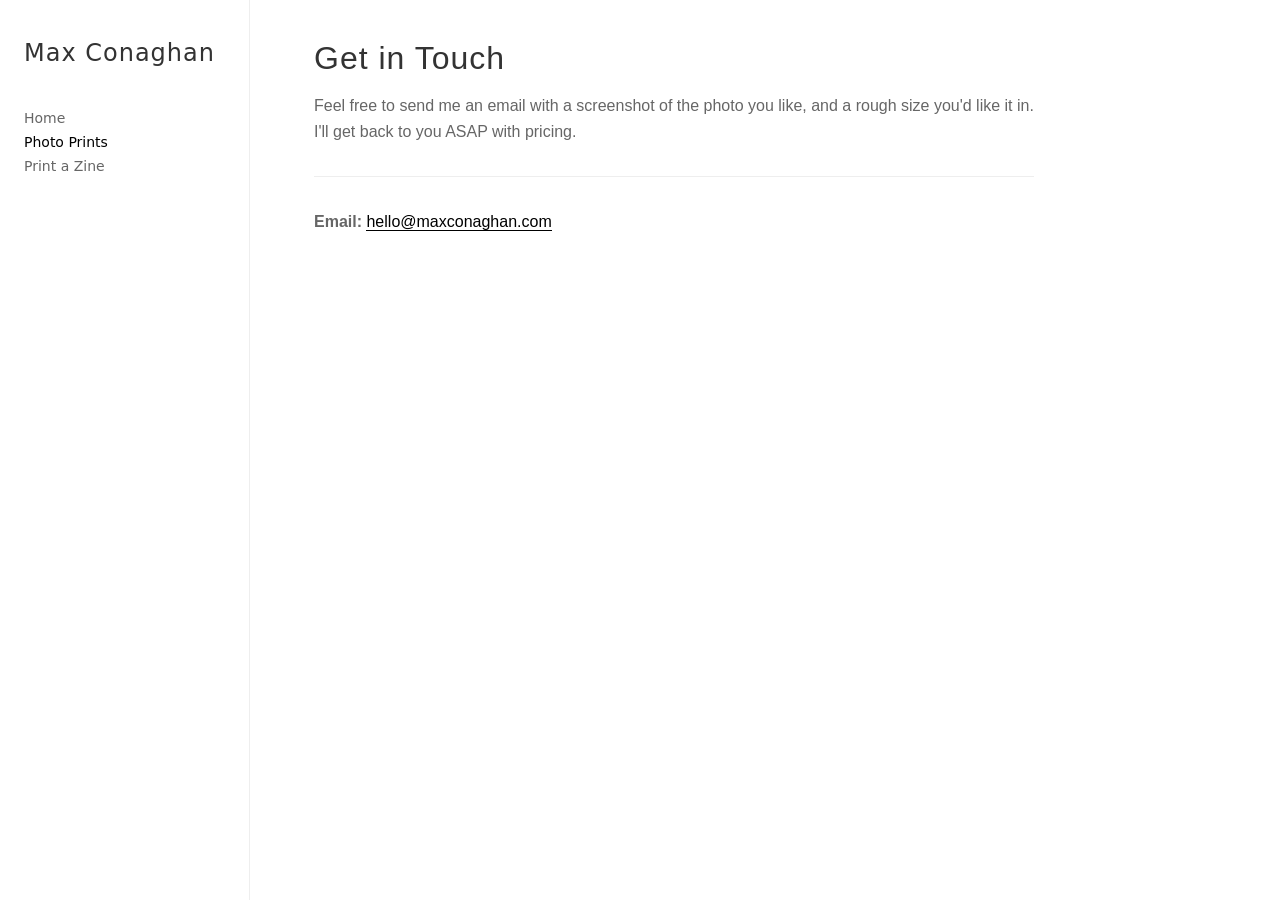
<file: contact.html>
<!DOCTYPE html>
<html lang="en">
<head>
    <link rel="icon" href="/favicon.svg" type="image/svg+xml">
    <meta charset="UTF-8">
    <meta name="viewport" content="width=device-width, initial-scale=1.0">
    <title>Prints - Max Conaghan</title>
    <link rel="stylesheet" href="styles.css">
</head>
<body>
    <div class="container">
        <!-- Sidebar/Header -->
        <header class="sidebar">
            <div class="header-content">
                <h1 class="name">Max Conaghan</h1>
                <button class="menu-toggle" id="menuToggle">☰</button>

                <!-- Navigation Menu moved directly under the title -->
                <nav class="menu" id="menu">
                    <ul>
                        <li><a href="index.html">Home</a></li>
                        <li><a href="contact.html" class="active">Photo Prints</a></li>
                        <li><a href="print-zine.html">Print a Zine</a></li>
                    </ul>
                </nav>
            </div>
        </header>

        <!-- Main Content -->
        <main class="content page-content">
            <h2>Get in Touch</h2>
            <p>Feel free to send me an email with a screenshot of the photo you like, and a rough size you'd like it in. I'll get back to you ASAP with pricing.</p>

            <div class="contact-info">
                <p><strong>Email:</strong> <a href="mailto:hello@maxconaghan.com">hello@maxconaghan.com</a></p>
            </div>
        </main>
    </div>

    <script src="script.js"></script>
</body>
</html>
</file>
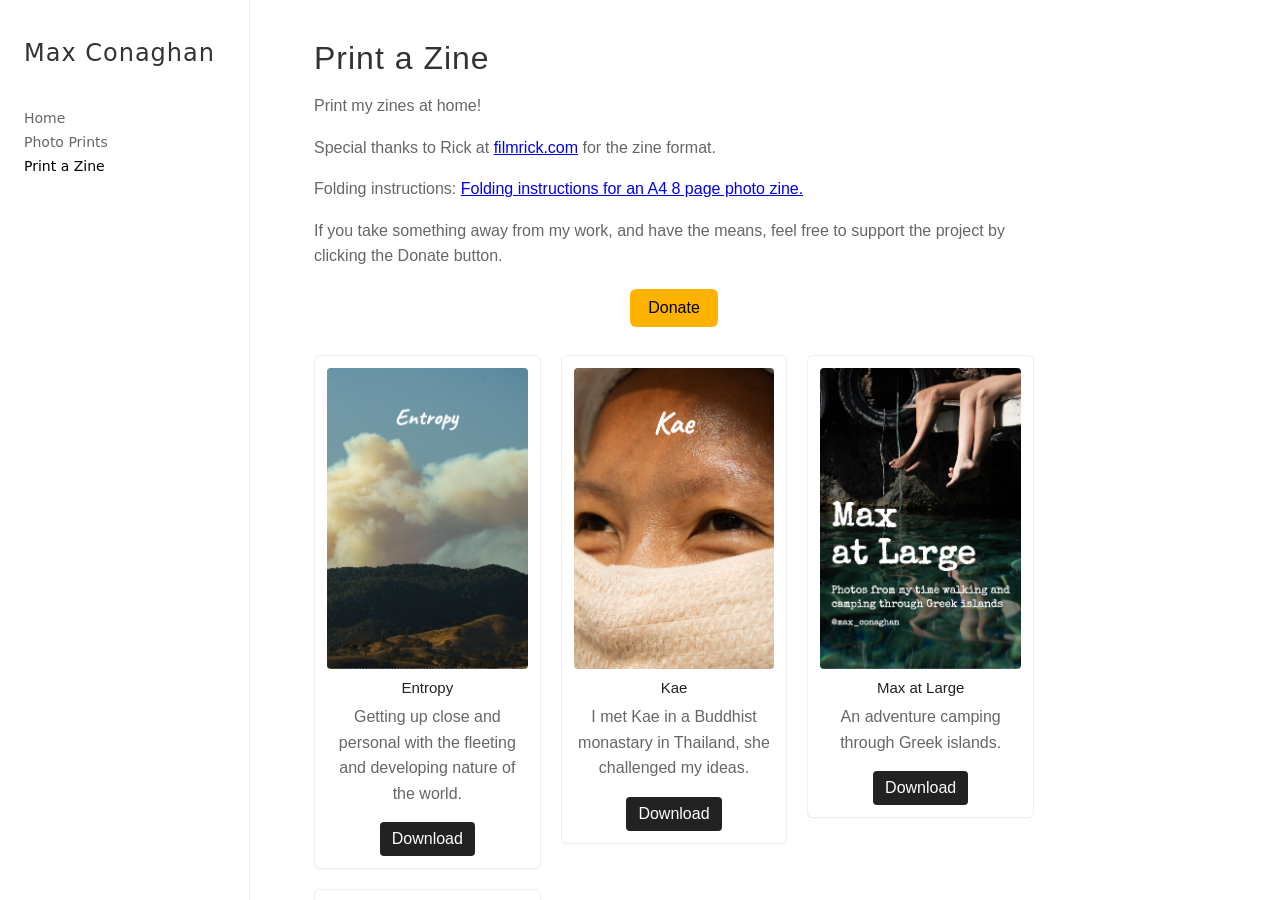
<file: print-zine.html>
<!DOCTYPE html>
<html lang="en">
<head>
    <link rel="icon" href="/favicon.svg" type="image/svg+xml">
    <meta charset="UTF-8" />
    <meta name="viewport" content="width=device-width, initial-scale=1.0" />
    <title>Print a Zine! - Max Conaghan</title>
    <link rel="stylesheet" href="styles.css" />
    <link rel="stylesheet" href="print-zine.css" />
</head>
<body>
    <div class="container">
        <!-- Sidebar/Header -->
        <header class="sidebar">
            <div class="header-content">
                <h1 class="name">Max Conaghan</h1>
                <button class="menu-toggle" id="menuToggle">☰</button>

                <!-- Navigation Menu moved directly under the title -->
                <nav class="menu" id="menu">
                    <ul>
                        <li><a href="index.html">Home</a></li>
                        <li><a href="contact.html">Photo Prints</a></li>
                        <li><a href="print-zine.html" class="active">Print a Zine</a></li>
                    </ul>
                </nav>
            </div>
        </header>

        <!-- Main Content -->
        <main class="content page-content">
            <h2>Print a Zine</h2>
            <p class="intro">Print my zines at home!</p> 
            <p class="intro">Special thanks to Rick at <a href="https://filmrick.com/" target="_blank" >filmrick.com</a> for the zine format.</p> 
<p class="intro"> Folding instructions: <a href="https://www.youtube.com/watch?v=MKM3PfFhsbQ" target="_blank" >Folding instructions for an A4 8 page photo zine.</a></p>  <p class="intro">If you take something away from my work, and have the means, feel free to support the project by clicking the Donate button.</p>

            <!-- Centered Donate button (site-wide) -->
            <div class="donate-center">
                <a class="btn donate" href="https://www.paypal.com/paypalme/maxconaghan" target="_blank" rel="noopener">Donate</a>
            </div>

            <!-- Grid of zine previews -->
            <div class="zine-grid">
                <div class="zine-card">
                    <img class="thumb" src="assets/pdfs/entropy-2026-06-10.png" alt="Entropy preview" />
                    <div class="zine-title">Entropy</div>
                    <p class="zine-desc">Getting up close and personal with the fleeting and developing nature of the world.</p>
                    <a class="btn download" href="assets/pdfs/entropy-2026-06-10.pdf" download>Download</a>
                </div>

                <div class="zine-card">
                    <img class="thumb" src="assets/pdfs/kae-2026-06-04.png" alt="KAE preview" />
                    <div class="zine-title">Kae</div>
                    <p class="zine-desc">I met Kae in a Buddhist monastary in Thailand, she challenged my ideas.</p>
                    <a class="btn download" href="assets/pdfs/kae-2026-06-04.pdf" download>Download</a>
                </div>

                <div class="zine-card">
                    <img class="thumb" src="assets/pdfs/max-at-large-2026-06-04.png" alt="Max at Large preview" />
                    <div class="zine-title">Max at Large</div>
                    <p class="zine-desc">An adventure camping through Greek islands.</p>
                    <a class="btn download" href="assets/pdfs/max-at-large-2026-06-04.pdf" download>Download</a>
                </div>

                <div class="zine-card">
                    <img class="thumb" src="assets/pdfs/tectonic-shifts-2026-06-04.png" alt="Tectonic Shifts preview" />
                    <div class="zine-title">Tectonic Shifts</div>
                    <p class="zine-desc">When the world envelopes you.</p>
                    <a class="btn download" href="assets/pdfs/tectonic-shifts-2026-06-04.pdf" download>Download</a>
                </div>
            </div>

        </main>
    </div>

    <script src="script.js"></script>
</body>
</html>
</file>
<file: styles.css>
* {
    margin: 0;
    padding: 0;
    box-sizing: border-box;
}

:root {
    --sidebar-width: 250px;
    --gap: 8px;
}

html, body {
    height: 100%;
    font-family: -apple-system, BlinkMacSystemFont, 'Segoe UI', Roboto, Oxygen, Ubuntu, Cantarell, sans-serif;
    background: #fff;
    color: #333;
}

.container {
    display: flex;
    height: 100vh;
    overflow: hidden;
}

/* SIDEBAR/HEADER */
.sidebar {
    position: fixed;
    top: 0;
    left: 0;
    width: 100%;
    height: auto;
    background: #fff;
    border-bottom: 1px solid #eee;
    padding: 16px;
    z-index: 1000;
    display: flex;
    justify-content: space-between;
    align-items: center;
}
/* Sidebar font settings (customize values below) */
:root {
  --sidebar-font-family: "Inter", system-ui, -apple-system, "Segoe UI", Roboto, "Helvetica Neue", Arial, sans-serif;
  --sidebar-title-size: 4rem; /* ~24px */
  --sidebar-link-size: 3rem; /* ~15px */
  --sidebar-link-weight: 400;
  --sidebar-title-weight: 400;
}

/* Apply to sidebar elements */
.sidebar,
.sidebar * {
  font-family: var(--sidebar-font-family);
}

.name {
  font-size: var(--sidebar-title-size);
  font-weight: var(--sidebar-title-weight);
  line-height: 1.1;
  margin: 0;
}

/* nav links under the title */
.menu a {
  font-size: var(--sidebar-link-size);
  font-weight: var(--sidebar-link-weight);
  color: #666; /* adjust for contrast */
  text-decoration: none;
  display: inline-block;
  padding: 6px 0; /* vertical spacing */
}

/* Hover / active state (optional) */
.menu a:hover,
.menu a.active {
  color: #000;
}

/* Stack title, toggle and nav vertically */
.header-content {
  display: flex;
  flex-direction: column;
  gap: 12px;            /* space between title, toggle and nav */
  align-items: flex-start;
  width: 100%;
}

/* Desktop: ensure nav is visible under the title */
@media (min-width: 769px) {
  .menu {
    position: static;
    display: block;
    background: none;
    border: none;
    box-shadow: none;
    margin: 0;
    padding: 0;
  }

  .menu ul {
    display: flex;
    flex-direction: column;
    gap: 6px;
    list-style: none;
    padding: 0;
    margin: 0;
  }

  .menu a {
    padding: 6px 0;
    font-size: 14px;
    color: #666;
    text-decoration: none;
  }

  .menu-toggle { display: none; } /* hide burger on desktop */
}

/* Mobile: keep the dropdown/toggle behavior */
@media (max-width: 768px) {
  .menu {
    display: none;            /* hidden by default on mobile */
    position: absolute;
    top: 60px;
    left: 16px;
    background: #fff;
    border: 1px solid #eee;
    border-radius: 4px;
    min-width: 150px;
    box-shadow: 0 2px 8px rgba(0,0,0,0.1);
    padding: 8px;
  }
  .menu.active { display: block; }

  .menu ul {
    display: flex;
    flex-direction: column;
    gap: 6px;
    padding: 0;
    margin: 0;
  }

  .menu a {
    padding: 8px 12px;
  }

  .menu-toggle { display: inline-flex; } /* make sure burger is visible */
}

.name {
    font-size: 20px;
    font-weight: 300;
    letter-spacing: 1px;
}

.menu-toggle {
    background: none;
    border: none;
    font-size: 24px;
    cursor: pointer;
    padding: 0;
    width: 32px;
    height: 32px;
    display: flex;
    align-items: center;
    justify-content: center;
}

.menu {
    display: none;
    position: absolute;
    top: 60px;
    left: 16px;
    background: #fff;
    border: 1px solid #eee;
    border-radius: 4px;
    min-width: 150px;
    box-shadow: 0 2px 8px rgba(0,0,0,0.1);
}

.menu.active {
    display: block;
}

.menu ul {
    list-style: none;
}

.menu li {
    border-bottom: 1px solid #eee;
}

.menu li:last-child {
    border-bottom: none;
}

.menu a {
    display: block;
    padding: 12px 16px;
    text-decoration: none;
    color: #333;
    transition: background 0.2s;
}

.menu a:hover,
.menu a.active {
    background: #f5f5f5;
}

/* CONTENT AREA */
.content {
    width: 100%;
    margin-top: 70px;
    overflow-y: auto;
    padding: 16px;
}

.gallery {
    display: grid;
    grid-auto-flow: dense;
    gap: var(--gap);
    width: 100%;
}

.gallery-item {
    width: 100%;
    overflow: hidden;
    background: #f5f5f5;
}

.gallery-item img {
    width: 100%;
    height: 100%;
    object-fit: cover;
    display: block;
}

/* Portrait images: 2 side by side */
.gallery-item.portrait {
    grid-column: 1;
}

/* Landscape images: full width */
.gallery-item.landscape {
    grid-column: 1;
}

/* MOBILE LAYOUT (default) */
@media (max-width: 768px) {
    :root {
        --gap: 8px;
    }

    .gallery {
        grid-template-columns: 1fr 1fr;
    }

    .gallery-item.landscape {
        grid-column: 1 / -1;
    }

    .gallery-item.portrait {
        grid-column: 1;
    }
}

/* DESKTOP LAYOUT */
@media (min-width: 769px) {
  .sidebar {
    position: fixed;
    left: 0;
    top: 0;
    width: var(--sidebar-width);
    height: 100vh;
    flex-direction: column;
    border-bottom: none;
    border-right: 1px solid #eee;
    padding: 40px 24px;
    overflow-y: auto;
    z-index: 1000;
    background: #fff;
    justify-content: flex-start; /* ensure children are pinned to top */
  }

  .header-content {
    flex-direction: column;
    width: 100%;
    align-items: flex-start;
  }

  .name {
    font-size: 24px;
    margin-bottom: 32px;
  }

  .menu-toggle {
    display: none;
  }

  .menu {
    position: static;
    display: block;
    background: none;
    border: none;
    box-shadow: none;
    margin-top: 0;
  }

  .menu ul {
    display: flex;
    flex-direction: column;
    gap: 0;
  }

  .menu li {
    border-bottom: none;
    margin-bottom: 8px;
  }

  .menu a {
    padding: 0;
    font-size: 14px;
    color: #666;
  }

  .menu a:hover,
  .menu a.active {
    background: none;
    color: #000;
  }

  /* Make sure main content clears the fixed sidebar */
  .content {
    margin-left: calc(var(--sidebar-width) + 24px) !important;
    margin-top: 0;
    padding: 40px;
  }

  /* TWO-COLUMN GALLERY: allow images to keep native aspect ratios */
  .gallery {
    display: grid;
    grid-template-columns: repeat(2, 1fr);
    gap: 12px;
    align-items: start;
    grid-auto-rows: auto; /* allow varying row heights so images keep native aspect */
    width: auto;
    /* Use viewport-based calc so gallery fills the remaining viewport width beside the sidebar */
    max-width: calc(100vw - var(--sidebar-width) - 8px);
  }

  .gallery-item {
    width: auto;           /* let grid column control the width */
    min-width: 0;          /* allow item to shrink to column width */
    height: auto;          /* allow item height to follow image */
    overflow: hidden;
    box-sizing: border-box;
    display: block;
  }

  .gallery-item.landscape,
  .gallery-item.portrait {
    grid-column: auto;
  }

  .gallery-item.portrait:nth-child(2n) {
    grid-column: auto;
  }

  .gallery-item img {
    width: 100%;
    height: auto;           /* preserve natural aspect ratio */
    object-fit: unset;      /* not needed when height:auto */
    display: block;
  }
}

/* Additional styles for contact and purchase pages */
.page-content {
    max-width: 800px;
}

.page-content h2 {
    font-size: 32px;
    margin-bottom: 16px;
    font-weight: 300;
    letter-spacing: 1px;
}

.page-content p {
    font-size: 16px;
    line-height: 1.6;
    margin-bottom: 16px;
    color: #666;
}

/* Purchase form styles */
.purchase-form {
  max-width: 980px;
  margin: 0 auto;
  color: #222;
  font-size: 15px;
}

/* generic fieldset spacing */
.form-section {
  margin: 28px 0;
  border: none;
  padding: 0;
}

/* two-column layout for name row */
.form-section.two-col {
  display: grid;
  grid-template-columns: 1fr 1fr;
  gap: 18px;
  align-items: start;
}
.form-section.two-col .col label {
  display: block;
  font-weight: 500;
  margin-bottom: 8px;
}
.form-section .col input[type="text"],
.form-section input[type="email"],
.form-section input[type="text"],
.form-section textarea {
  width: 100%;
  border: 1px solid #e6e6e6;
  background: #fff;
  padding: 12px;
  font-size: 14px;
  border-radius: 2px;
  transition: border-color .12s;
}
.form-section textarea {
  min-height: 120px;
  resize: vertical;
}

/* hints / small helper text */
.hint {
  color: #8a8a8a;
  font-size: 13px;
  margin: 6px 0 12px;
}

/* file-drop area */
.file-drop {
  border: 2px dashed #d9d9d9;
  border-radius: 4px;
  padding: 36px 18px;
  text-align: center;
  cursor: pointer;
  background: #fafafa;
  position: relative;
}
.file-drop:focus {
  outline: 3px solid rgba(0,0,0,0.08);
}
.file-drop-inner { display:flex; flex-direction:column; align-items:center; gap:8px; justify-content:center; }
.file-drop .plus {
  width: 42px; height: 42px; line-height:42px; border-radius:50%;
  background:#fff; border:1px solid #eee; color:#666; font-size:22px;
  display:flex; align-items:center; justify-content:center;
  box-shadow: 0 1px 1px rgba(0,0,0,0.03);
}
.file-drop-text { font-weight:500; color:#666; }
.file-name { margin-top:8px; font-size:13px; color:#444; }

/* radio buttons (signed) */
.radio { display:block; margin:10px 0; color:#333; font-size:14px; }
.radio input { margin-right:10px; transform:translateY(1px); }

/* inputs full width on single-column sections */
.form-section input[type="text"],
.form-section input[type="email"] {
  display:block;
}

/* submit */
.form-actions { text-align:center; margin:36px 0; }
.submit-btn {
  background:#222; color:#fff; border:none; padding:14px 36px;
  font-weight:600; letter-spacing:1px; cursor:pointer; font-size:14px;
  border-radius:2px;
}
.submit-btn:active { transform:translateY(1px); }

/* small responsive tweaks */
@media (max-width: 768px) {
  .form-section.two-col { grid-template-columns: 1fr; }
  .file-drop { padding: 26px 12px; }
}

.contact-info,
.purchase-info {
    margin-top: 32px;
    padding-top: 32px;
    border-top: 1px solid #eee;
}

.contact-info p,
.purchase-info p {
    margin-bottom: 12px;
}

.contact-info a,
.purchase-info a {
    color: #000;
    text-decoration: none;
    border-bottom: 1px solid #000;
    transition: opacity 0.2s;
}

.contact-info a:hover,
.purchase-info a:hover {
    opacity: 0.7;
}
</file>
<file: print-zine.css>
/* Styles specific to the Print a Zine page */
.donate-center { text-align: center; margin: 20px 0 28px; }
.donate-center .btn.donate { background: #ffb300; color: #000; padding: 10px 18px; border-radius: 6px; text-decoration: none; display: inline-block; }

.zine-grid { display: grid; gap: 20px; grid-template-columns: repeat(auto-fit, minmax(180px, 1fr)); align-items: start; margin-top: 18px; }
.zine-card { background: #fff; border: 1px solid #eee; padding: 12px; border-radius: 6px; text-align: center; box-shadow: 0 1px 0 rgba(0,0,0,0.02); }
.zine-card .thumb { width: 100%; height: auto; aspect-ratio: 2/3; object-fit: cover; border-radius: 4px; display: block; margin-bottom: 10px; }
.zine-title { font-weight: 500; color: #222; margin-bottom: 8px; font-size: 15px; }
.zine-desc { color: #666; font-size: 14px; margin-bottom: 10px; min-height: 38px; }
.btn.download { background: #222; color: #fff; padding: 8px 12px; border-radius: 4px; text-decoration: none; display: inline-block; }

/* small screens: single column */
@media (max-width: 480px) {
  .zine-grid { grid-template-columns: 1fr; }
}
</file>
